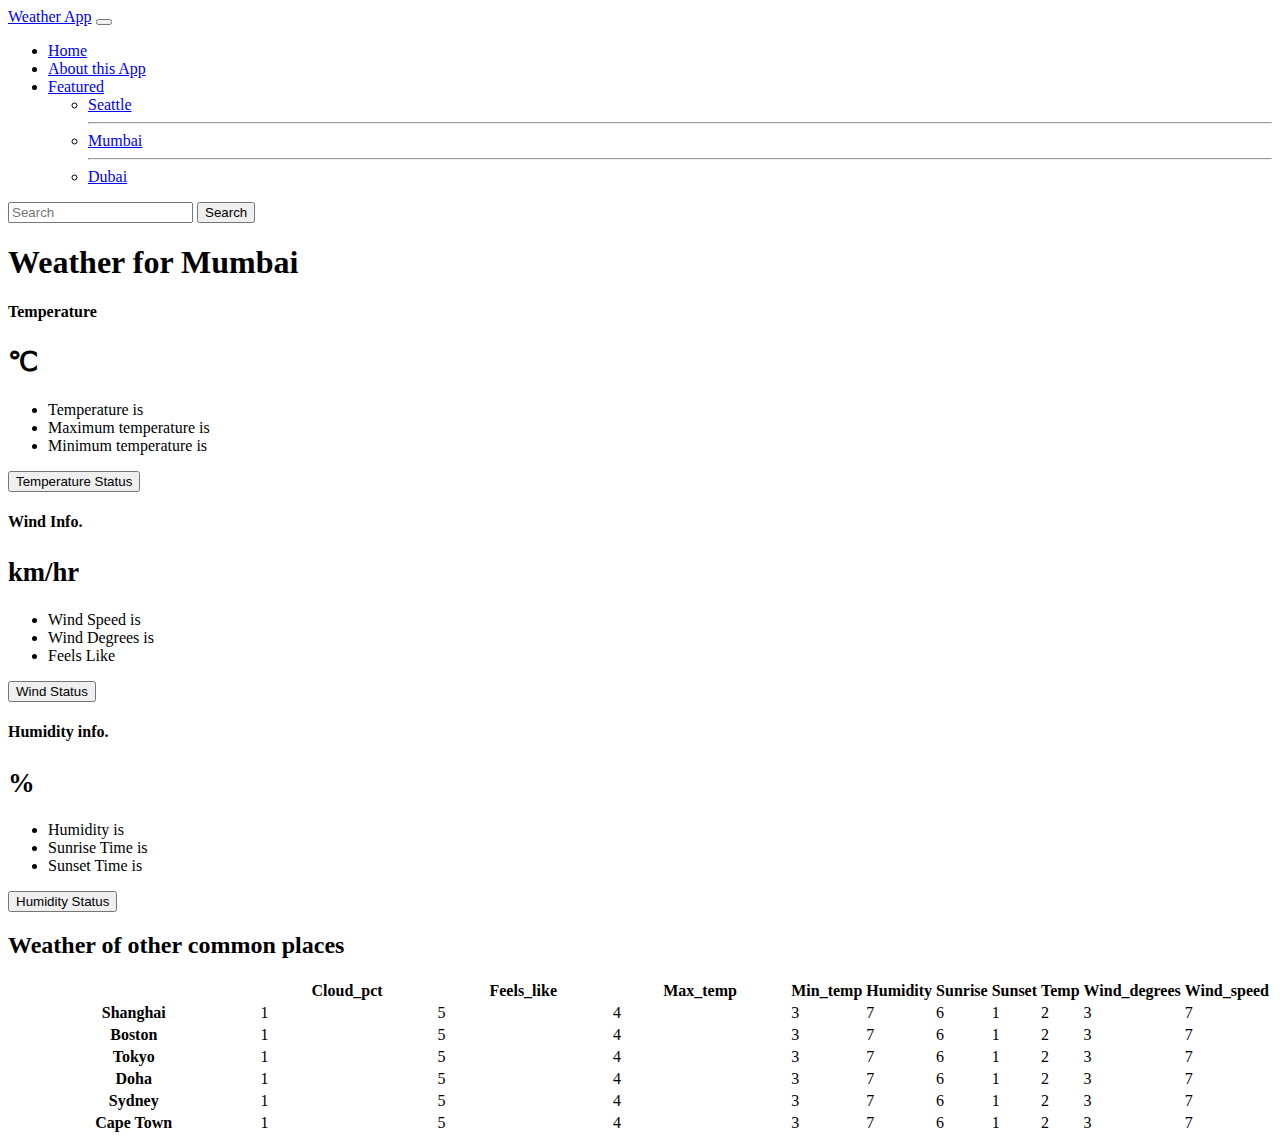
<file: Basic Whether App - HTML, CSS, JS/index.html>
<!DOCTYPE html>
<html lang="en">
  <head>
    <meta charset="utf-8" />
    <meta name="viewport" content="width=device-width, initial-scale=1" />
    <title>My Weather App</title>
    <link
      href="https://cdn.jsdelivr.net/npm/bootstrap@5.3.0-alpha3/dist/css/bootstrap.min.css"
      rel="stylesheet"
      integrity="sha384-KK94CHFLLe+nY2dmCWGMq91rCGa5gtU4mk92HdvYe+M/SXH301p5ILy+dN9+nJOZ"
      crossorigin="anonymous"
    />
  </head>

  <body>
    <nav class="navbar navbar-expand-lg bg-body-tertiary">
      <div class="container-fluid">
        <a class="navbar-brand" href="#">Weather App</a>
        <button
          class="navbar-toggler"
          type="button"
          data-bs-toggle="collapse"
          data-bs-target="#navbarSupportedContent"
          aria-controls="navbarSupportedContent"
          aria-expanded="false"
          aria-label="Toggle navigation"
        >
          <span class="navbar-toggler-icon"></span>
        </button>
        <div class="collapse navbar-collapse" id="navbarSupportedContent">
          <ul class="navbar-nav me-auto mb-2 mb-lg-0">
            <li class="nav-item">
              <a class="nav-link active" aria-current="page" href="#">Home</a>
            </li>
            <li class="nav-item">
              <a class="nav-link" href="#">About this App</a>
            </li>
            <li class="nav-item dropdown">
              <a
                class="nav-link dropdown-toggle"
                href="#"
                role="button"
                data-bs-toggle="dropdown"
                aria-expanded="false"
              >
                Featured
              </a>
              <ul class="dropdown-menu">
                <li><a class="dropdown-item" href="#">Seattle</a></li>
                <hr class="dropdown-divider" />
                <li><a class="dropdown-item" href="#">Mumbai</a></li>
                <hr class="dropdown-divider" />
                <li>
                  <a class="dropdown-item" href="#">Dubai</a>
                </li>
              </ul>
            </li>
          </ul>

          <form class="d-flex" role="search">
            <input
              id="city"
              class="form-control me-2"
              type="search"
              placeholder="Search"
              aria-label="Search"
            />
            <button class="btn btn-outline-success" type="submit" id="submit">
              Search
            </button>
          </form>
        </div>
      </div>
    </nav>
    <div class="container">
      <main>
        <h1 class="my-4 text-center">
          Weather for <span id="cityName"></span>
        </h1>

        <div class="row row-cols-1 row-cols-md-3 mb-3 text-center">
          <div class="col">
            <div class="card mb-4 rounded-3 shadow-sm">
              <div class="card-header py-3">
                <h4 class="my-0 fw-normal">Temperature</h4>
              </div>
              <div class="card-body">
                <h1 class="card-title pricing-card-title">
                  <span id="temp"></span
                  ><small class="text-body-secondary fw-light"
                    ><span> &#8451;</span></small
                  >
                </h1>
                <ul class="list-unstyled mt-3 mb-4">
                  <li>Temperature is <span id="temp2"></span></li>
                  <li>Maximum temperature is <span id="max_temp"></span></li>
                  <li>Minimum temperature is <span id="min_temp"></span></li>
                </ul>
                <button type="button" class="w-100 btn btn-lg btn-primary">
                  Temperature Status
                </button>
              </div>
            </div>
          </div>
          <div class="col">
            <div class="card mb-4 rounded-3 shadow-sm">
              <div class="card-header py-3">
                <h4 class="my-0 fw-normal">Wind Info.</h4>
              </div>
              <div class="card-body">
                <h1 class="card-title pricing-card-title">
                  <span id="wind_speed2"></span
                  ><small class="text-body-secondary fw-light"> km/hr</small>
                </h1>
                <ul class="list-unstyled mt-3 mb-4">
                  <li>Wind Speed is <span id="wind_speed"></span></li>
                  <li>Wind Degrees is <span id="wind_degrees"></span></li>
                  <li>Feels Like <span id="feels_like"></span></li>
                </ul>
                <button type="button" class="w-100 btn btn-lg btn-primary">
                  Wind Status
                </button>
              </div>
            </div>
          </div>
          <div class="col">
            <div class="card mb-4 rounded-3 shadow-sm">
              <div class="card-header py-3">
                <h4 class="my-0 fw-normal">Humidity info.</h4>
              </div>
              <div class="card-body">
                <h1 class="card-title pricing-card-title">
                  <span id="humidity2"></span
                  ><small class="text-body-secondary fw-light"> %</small>
                </h1>
                <ul class="list-unstyled mt-3 mb-4">
                  <li>Humidity is <span id="humidity"></span></li>
                  <li>Sunrise Time is <span id="sunrise"></span></li>
                  <li>Sunset Time is <span id="sunset"></span></li>
                </ul>
                <button type="button" class="w-100 btn btn-lg btn-primary">
                  Humidity Status
                </button>
              </div>
            </div>
          </div>
        </div>

        <h2 class="display-6 text-center mb-4">
          Weather of other common places
        </h2>

        <div class="table-responsive">
          <table class="table text-center">
            <thead>
              <tr>
                <th style="width: 34%"></th>
                <th style="width: 22%">Cloud_pct</th>
                <th style="width: 22%">Feels_like</th>
                <th style="width: 22%">Max_temp</th>
                <th style="width: 22%">Min_temp</th>
                <th style="width: 22%">Humidity</th>
                <th style="width: 22%">Sunrise</th>
                <th style="width: 22%">Sunset</th>
                <th style="width: 22%">Temp</th>
                <th style="width: 22%">Wind_degrees</th>
                <th style="width: 22%">Wind_speed</th>
              </tr>
            </thead>
            <tbody>
              <tr>
                <th scope="row" class="text-start">Shanghai</th>
                <td>1</td>
                <td>5</td>
                <td>4</td>
                <td>3</td>
                <td>7</td>
                <td>6</td>
                <td>1</td>
                <td>2</td>
                <td>3</td>
                <td>7</td>
              </tr>
              <tr>
                <th scope="row" class="text-start">Boston</th>
                <td>1</td>
                <td>5</td>
                <td>4</td>
                <td>3</td>
                <td>7</td>
                <td>6</td>
                <td>1</td>
                <td>2</td>
                <td>3</td>
                <td>7</td>
              </tr>
            </tbody>

            <tbody>
              <tr>
                <th scope="row" class="text-start">Tokyo</th>
                <td>1</td>
                <td>5</td>
                <td>4</td>
                <td>3</td>
                <td>7</td>
                <td>6</td>
                <td>1</td>
                <td>2</td>
                <td>3</td>
                <td>7</td>
              </tr>
              <tr>
                <th scope="row" class="text-start">Doha</th>
                <td>1</td>
                <td>5</td>
                <td>4</td>
                <td>3</td>
                <td>7</td>
                <td>6</td>
                <td>1</td>
                <td>2</td>
                <td>3</td>
                <td>7</td>
              </tr>
              <tr>
                <th scope="row" class="text-start">Sydney</th>
                <td>1</td>
                <td>5</td>
                <td>4</td>
                <td>3</td>
                <td>7</td>
                <td>6</td>
                <td>1</td>
                <td>2</td>
                <td>3</td>
                <td>7</td>
              </tr>
              <tr>
                <th scope="row" class="text-start">Cape Town</th>
                <td>1</td>
                <td>5</td>
                <td>4</td>
                <td>3</td>
                <td>7</td>
                <td>6</td>
                <td>1</td>
                <td>2</td>
                <td>3</td>
                <td>7</td>
              </tr>
            </tbody>
          </table>
        </div>
      </main>
    </div>
    <script
      src="https://cdn.jsdelivr.net/npm/bootstrap@5.3.0-alpha3/dist/js/bootstrap.bundle.min.js"
      integrity="sha384-ENjdO4Dr2bkBIFxQpeoTz1HIcje39Wm4jDKdf19U8gI4ddQ3GYNS7NTKfAdVQSZe"
      crossorigin="anonymous"
    ></script>

    <script src="script.js"></script>
  </body>
</html>
</file>
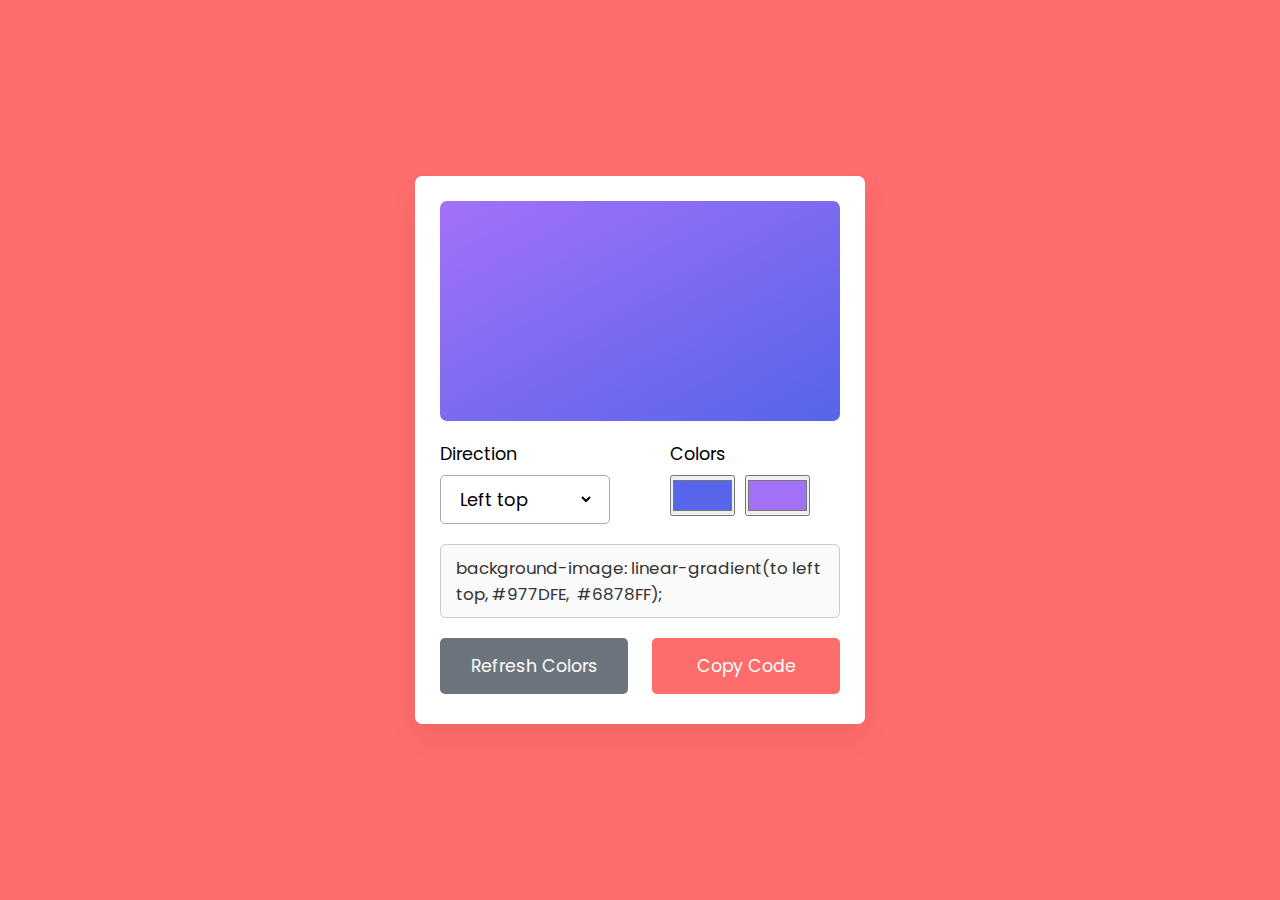
<file: Gradient Color Generator/index.html>
<!DOCTYPE html>
<html lang="en">
  <head>
    <meta charset="UTF-8" />
    <meta name="viewport" content="width=device-width, initial-scale=1.0" />
    <title>Gradient Color Generator</title>
    <link rel="stylesheet" href="style.css" />
    <script src="script.js" defer></script>
  </head>
  <body>
    <div class="wrapper">
      <div class="gradient-box"></div>
      <div class="row options">
        <div class="column direction">
          <p>Direction</p>
          <div class="select-box">
            <select>
              <option value="to top">Top</option>
              <option value="to right top">Right top</option>
              <option value="to right">Right</option>
              <option value="to right bottom">Right bottom</option>
              <option value="to bottom">Bottom</option>
              <option value="to left bottom">Left bottom</option>
              <option value="to left">Left</option>
              <option value="to left top" selected>Left top</option>
            </select>
          </div>
        </div>
        <div class="column palette">
          <p>Colors</p>
          <div class="colors">
            <input type="color" value="#5665E9" />
            <input type="color" value="#A271F8" />
          </div>
        </div>
      </div>
      <textarea class="row" disabled>
background-image: linear-gradient(to left top, #977DFE,  #6878FF);</textarea
      >
      <div class="row buttons">
        <button class="refresh">Refresh Colors</button>
        <button class="copy">Copy Code</button>
      </div>
    </div>
  </body>
</html>
</file>
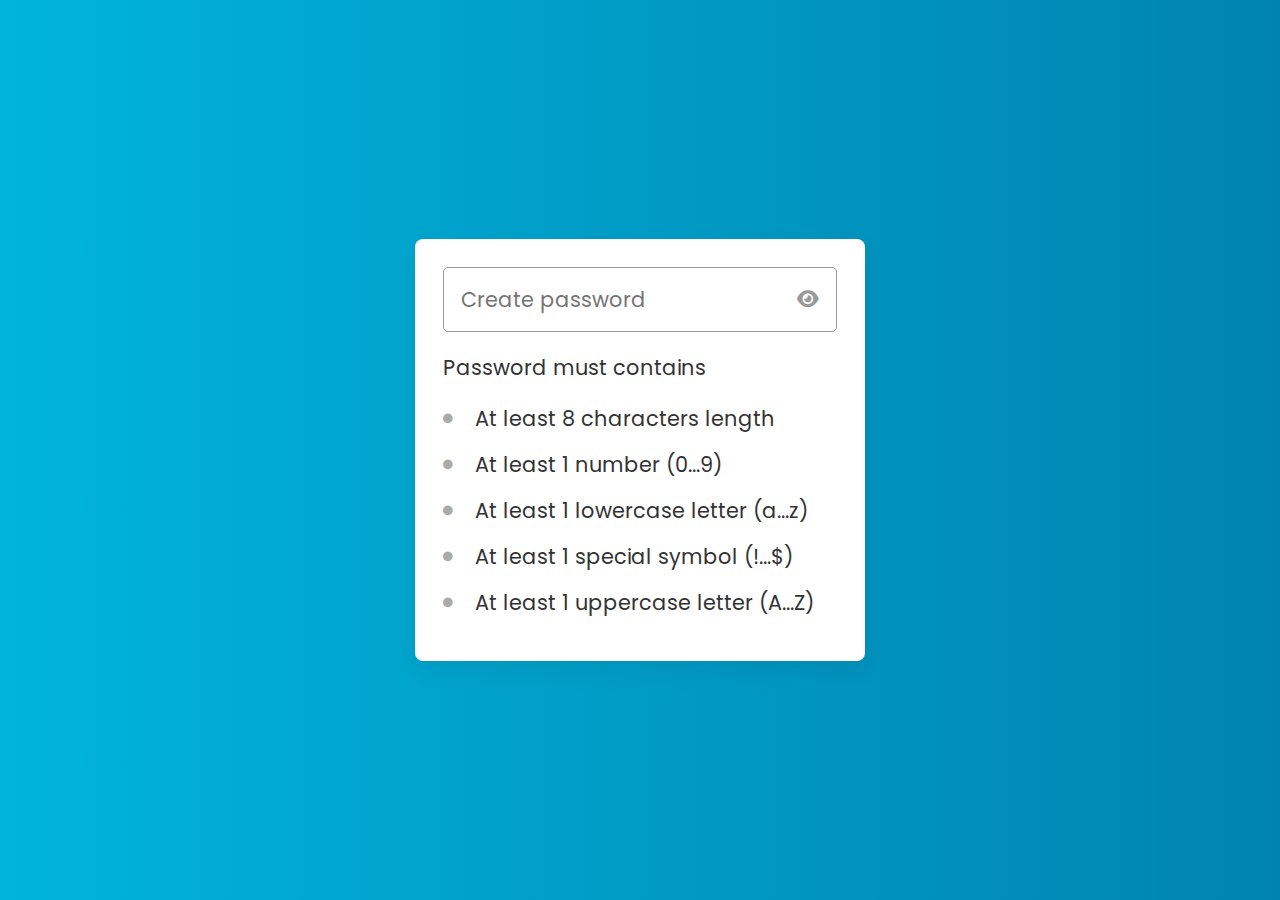
<file: Password Validation Checker/index.html>
<!DOCTYPE html>
<html lang="en">
  <head>
    <meta charset="UTF-8" />
    <meta http-equiv="X-UA-Compatible" content="IE=edge" />
    <meta name="viewport" content="width=device-width, initial-scale=1.0" />
    <title>Password Validation Check\</title>
    <!-- Fontawesome Link for Icons -->
    <link
      rel="stylesheet"
      href="https://cdnjs.cloudflare.com/ajax/libs/font-awesome/6.3.0/css/all.min.css"
    />
    <link rel="stylesheet" href="style.css" />
    <script src="script.js" defer></script>
  </head>
  <body>
    <div class="wrapper">
      <div class="pass-field">
        <input type="password" placeholder="Create password" />
        <i class="fa-solid fa-eye"></i>
      </div>
      <div class="content">
        <p>Password must contains</p>
        <ul class="requirement-list">
          <li>
            <i class="fa-solid fa-circle"></i>
            <span>At least 8 characters length</span>
          </li>
          <li>
            <i class="fa-solid fa-circle"></i>
            <span>At least 1 number (0...9)</span>
          </li>
          <li>
            <i class="fa-solid fa-circle"></i>
            <span>At least 1 lowercase letter (a...z)</span>
          </li>
          <li>
            <i class="fa-solid fa-circle"></i>
            <span>At least 1 special symbol (!...$)</span>
          </li>
          <li>
            <i class="fa-solid fa-circle"></i>
            <span>At least 1 uppercase letter (A...Z)</span>
          </li>
        </ul>
      </div>
    </div>
  </body>
</html>
</file>
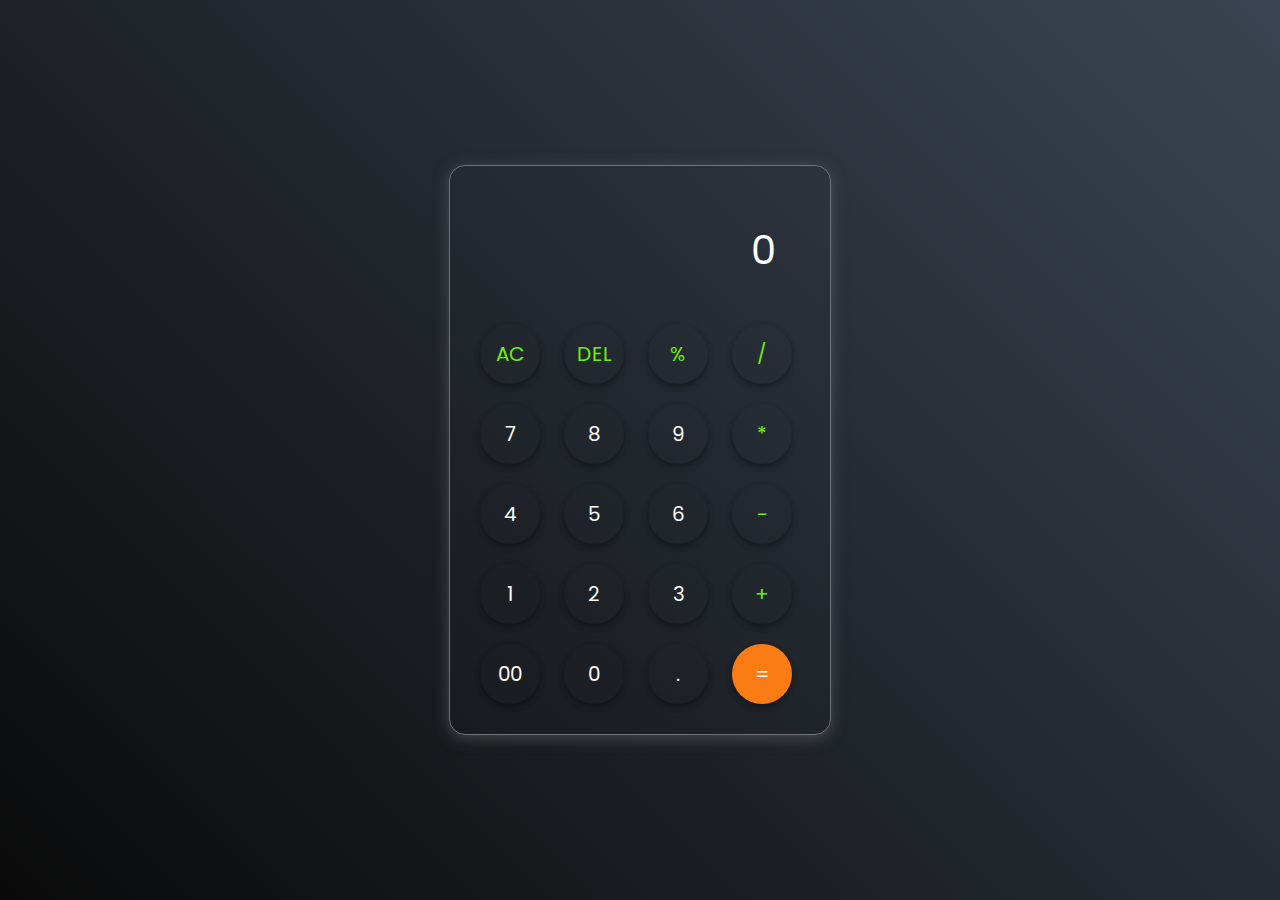
<file: Simple Calculator/index.html>
<!DOCTYPE html>
<html lang="en">
  <head>
    <meta charset="UTF-8" />
    <meta http-equiv="X-UA-Compatible" content="IE=edge" />
    <meta name="viewport" content="width=device-width, initial-scale=1.0" />
    <link rel="stylesheet" href="style.css" />
    <title>Calculator</title>
  </head>
  <body>
    <div class="container">
      <div class="calculator">
        <input type="text" id="inputBox" placeholder="0" />
        <div>
          <button class="button operator">AC</button>
          <button class="button operator">DEL</button>
          <button class="button operator">%</button>
          <button class="button operator">/</button>
        </div>
        <div>
          <button class="button">7</button>
          <button class="button">8</button>
          <button class="button">9</button>
          <button class="button operator">*</button>
        </div>
        <div>
          <button class="button">4</button>
          <button class="button">5</button>
          <button class="button">6</button>
          <button class="button operator">-</button>
        </div>
        <div>
          <button class="button">1</button>
          <button class="button">2</button>
          <button class="button">3</button>
          <button class="button operator">+</button>
        </div>

        <div>
          <button class="button">00</button>
          <button class="button">0</button>
          <button class="button">.</button>
          <button class="button equalBtn">=</button>
        </div>
      </div>
    </div>

    <script src="script.js"></script>
  </body>
</html>

<!DOCTYPE html>
<html lang="en">
  <head>
    <meta charset="UTF-8" />
    <meta http-equiv="X-UA-Compatible" content="IE=edge" />
    <meta name="viewport" content="width=device-width, initial-scale=1.0" />
    <link rel="stylesheet" href="style.css" />
    <title>Calculator - By Code Traversal</title>
  </head>
</html>
</file>
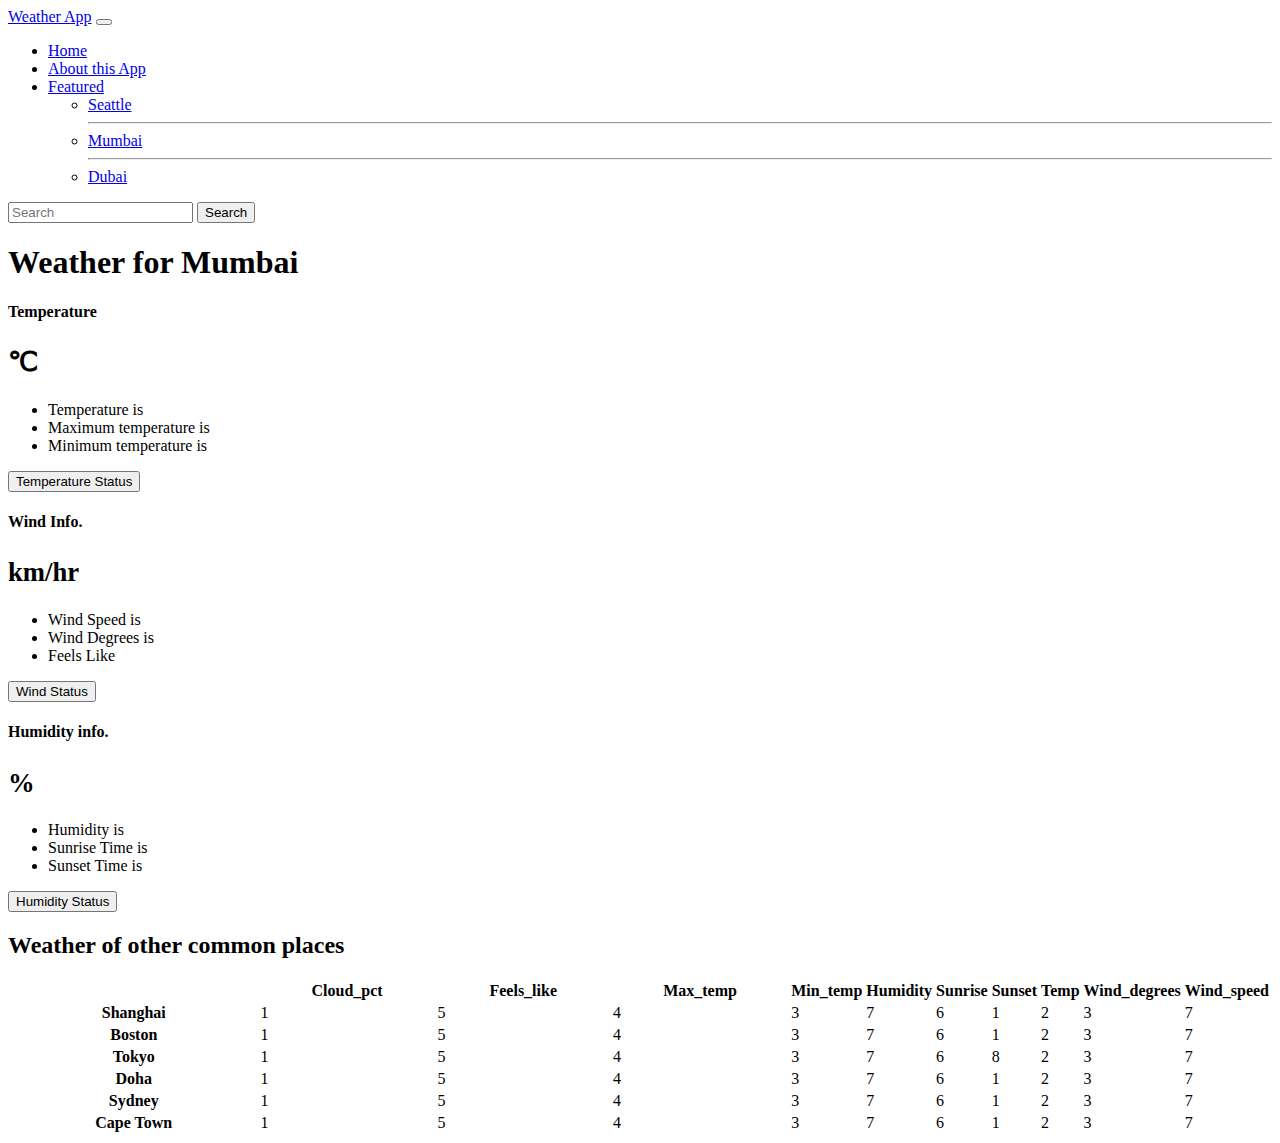
<file: Weather App - HTML, CSS, JS/index.html>
<!DOCTYPE html>
<html lang="en">
  <head>
    <meta charset="utf-8" />
    <meta name="viewport" content="width=device-width, initial-scale=1" />
    <title>My Weather App</title>
    <link
      href="https://cdn.jsdelivr.net/npm/bootstrap@5.3.0-alpha3/dist/css/bootstrap.min.css"
      rel="stylesheet"
      integrity="sha384-KK94CHFLLe+nY2dmCWGMq91rCGa5gtU4mk92HdvYe+M/SXH301p5ILy+dN9+nJOZ"
      crossorigin="anonymous"
    />
  </head>

  <body>
    <nav class="navbar navbar-expand-lg bg-body-tertiary">
      <div class="container-fluid">
        <a class="navbar-brand" href="#">Weather App</a>
        <button
          class="navbar-toggler"
          type="button"
          data-bs-toggle="collapse"
          data-bs-target="#navbarSupportedContent"
          aria-controls="navbarSupportedContent"
          aria-expanded="false"
          aria-label="Toggle navigation"
        >
          <span class="navbar-toggler-icon"></span>
        </button>
        <div class="collapse navbar-collapse" id="navbarSupportedContent">
          <ul class="navbar-nav me-auto mb-2 mb-lg-0">
            <li class="nav-item">
              <a class="nav-link active" aria-current="page" href="#">Home</a>
            </li>
            <li class="nav-item">
              <a class="nav-link" href="#">About this App</a>
            </li>
            <li class="nav-item dropdown">
              <a
                class="nav-link dropdown-toggle"
                href="#"
                role="button"
                data-bs-toggle="dropdown"
                aria-expanded="false"
              >
                Featured
              </a>
              <ul class="dropdown-menu">
                <li><a class="dropdown-item" href="#">Seattle</a></li>
                <hr class="dropdown-divider" />
                <li><a class="dropdown-item" href="#">Mumbai</a></li>
                <hr class="dropdown-divider" />
                <li>
                  <a class="dropdown-item" href="#">Dubai</a>
                </li>
              </ul>
            </li>
          </ul>

          <form class="d-flex" role="search">
            <input
              id="city"
              class="form-control me-2"
              type="search"
              placeholder="Search"
              aria-label="Search"
            />
            <button class="btn btn-outline-success" type="submit" id="submit">
              Search
            </button>
          </form>
        </div>
      </div>
    </nav>
    <div class="container">
      <main>
        <h1 class="my-4 text-center">
          Weather for <span id="cityName"></span>
        </h1>

        <div class="row row-cols-1 row-cols-md-3 mb-3 text-center">
          <div class="col">
            <div class="card mb-4 rounded-3 shadow-sm">
              <div class="card-header py-3">
                <h4 class="my-0 fw-normal">Temperature</h4>
              </div>
              <div class="card-body">
                <h1 class="card-title pricing-card-title">
                  <span id="temp"></span
                  ><small class="text-body-secondary fw-light"
                    ><span> &#8451;</span></small
                  >
                </h1>
                <ul class="list-unstyled mt-3 mb-4">
                  <li>Temperature is <span id="temp2"></span></li>
                  <li>Maximum temperature is <span id="max_temp"></span></li>
                  <li>Minimum temperature is <span id="min_temp"></span></li>
                </ul>
                <button type="button" class="w-100 btn btn-lg btn-primary">
                  Temperature Status
                </button>
              </div>
            </div>
          </div>
          <div class="col">
            <div class="card mb-4 rounded-3 shadow-sm">
              <div class="card-header py-3">
                <h4 class="my-0 fw-normal">Wind Info.</h4>
              </div>
              <div class="card-body">
                <h1 class="card-title pricing-card-title">
                  <span id="wind_speed2"></span
                  ><small class="text-body-secondary fw-light"> km/hr</small>
                </h1>
                <ul class="list-unstyled mt-3 mb-4">
                  <li>Wind Speed is <span id="wind_speed"></span></li>
                  <li>Wind Degrees is <span id="wind_degrees"></span></li>
                  <li>Feels Like <span id="feels_like"></span></li>
                </ul>
                <button type="button" class="w-100 btn btn-lg btn-primary">
                  Wind Status
                </button>
              </div>
            </div>
          </div>
          <div class="col">
            <div class="card mb-4 rounded-3 shadow-sm">
              <div class="card-header py-3">
                <h4 class="my-0 fw-normal">Humidity info.</h4>
              </div>
              <div class="card-body">
                <h1 class="card-title pricing-card-title">
                  <span id="humidity2"></span
                  ><small class="text-body-secondary fw-light"> %</small>
                </h1>
                <ul class="list-unstyled mt-3 mb-4">
                  <li>Humidity is <span id="humidity"></span></li>
                  <li>Sunrise Time is <span id="sunrise"></span></li>
                  <li>Sunset Time is <span id="sunset"></span></li>
                </ul>
                <button type="button" class="w-100 btn btn-lg btn-primary">
                  Humidity Status
                </button>
              </div>
            </div>
          </div>
        </div>

        <h2 class="display-6 text-center mb-4">
          Weather of other common places
        </h2>

        <div class="table-responsive">
          <table class="table text-center">
            <thead>
              <tr>
                <th style="width: 34%"></th>
                <th style="width: 22%">Cloud_pct</th>
                <th style="width: 22%">Feels_like</th>
                <th style="width: 22%">Max_temp</th>
                <th style="width: 22%">Min_temp</th>
                <th style="width: 22%">Humidity</th>
                <th style="width: 22%">Sunrise</th>
                <th style="width: 22%">Sunset</th>
                <th style="width: 22%">Temp</th>
                <th style="width: 22%">Wind_degrees</th>
                <th style="width: 22%">Wind_speed</th>
              </tr>
            </thead>
            <tbody>
              <tr>
                <th scope="row" class="text-start">Shanghai</th>
                <td>1</td>
                <td>5</td>
                <td>4</td>
                <td>3</td>
                <td>7</td>
                <td>6</td>
                <td>1</td>
                <td>2</td>
                <td>3</td>
                <td>7</td>
              </tr>
              <tr>
                <th scope="row" class="text-start">Boston</th>
                <td>1</td>
                <td>5</td>
                <td>4</td>
                <td>3</td>
                <td>7</td>
                <td>6</td>
                <td>1</td>
                <td>2</td>
                <td>3</td>
                <td>7</td>
              </tr>
            </tbody>

            <tbody>
              <tr>
                <th scope="row" class="text-start">Tokyo</th>
                <td>1</td>
                <td>5</td>
                <td>4</td>
                <td>3</td>
                <td>7</td>
                <td>6</td>
                <td>8</td>
                <td>2</td>
                <td>3</td>
                <td>7</td>
              </tr>
              <tr>
                <th scope="row" class="text-start">Doha</th>
                <td>1</td>
                <td>5</td>
                <td>4</td>
                <td>3</td>
                <td>7</td>
                <td>6</td>
                <td>1</td>
                <td>2</td>
                <td>3</td>
                <td>7</td>
              </tr>
              <tr>
                <th scope="row" class="text-start">Sydney</th>
                <td>1</td>
                <td>5</td>
                <td>4</td>
                <td>3</td>
                <td>7</td>
                <td>6</td>
                <td>1</td>
                <td>2</td>
                <td>3</td>
                <td>7</td>
              </tr>
              <tr>
                <th scope="row" class="text-start">Cape Town</th>
                <td>1</td>
                <td>5</td>
                <td>4</td>
                <td>3</td>
                <td>7</td>
                <td>6</td>
                <td>1</td>
                <td>2</td>
                <td>3</td>
                <td>7</td>
              </tr>
            </tbody>
          </table>
        </div>
      </main>
    </div>
    <script
      src="https://cdn.jsdelivr.net/npm/bootstrap@5.3.0-alpha3/dist/js/bootstrap.bundle.min.js"
      integrity="sha384-ENjdO4Dr2bkBIFxQpeoTz1HIcje39Wm4jDKdf19U8gI4ddQ3GYNS7NTKfAdVQSZe"
      crossorigin="anonymous"
    ></script>

    <script src="script.js"></script>
  </body>
</html>
</file>
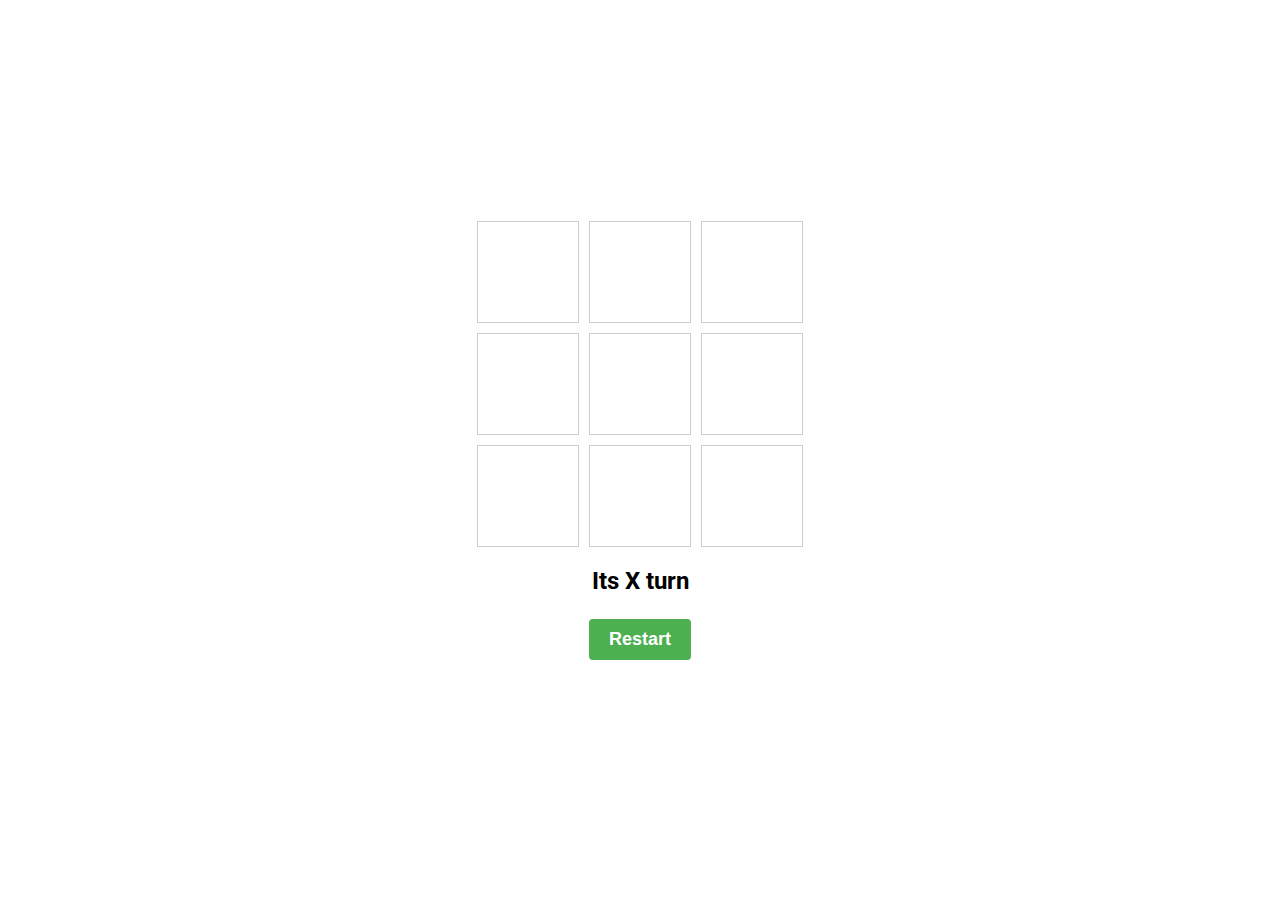
<file: Web-Tic-Tac-Toe/index.html>
<!DOCTYPE html>
<html lang="en">
  <head>
    <meta charset="UTF-8" />
    <meta http-equiv="X-UA-Compatible" content="IE=edge" />
    <meta name="viewport" content="width=device-width, initial-scale=1.0" />
    <link rel="stylesheet" href="./index.css" />
    <script src="./index.js" defer></script>
    <link href="https://fonts.googleapis.com/css?family=Roboto&display=swap" rel="stylesheet">

    <title>Tic-Tac-Toe</title>
  </head>
  <body>
  <div id="game">
    <!-- Cell Values -->
    <div class="grid-cell" data-value="0"></div>
    <div class="grid-cell" data-value="1"></div>
    <div class="grid-cell" data-value="2"></div>
    <div class="grid-cell" data-value="3"></div>
    <div class="grid-cell" data-value="4"></div>
    <div class="grid-cell" data-value="5"></div>
    <div class="grid-cell" data-value="6"></div>
    <div class="grid-cell" data-value="7"></div>
    <div class="grid-cell" data-value="8"></div>
  </div>
  <div class="status" id="statusSection">
    <span class="current-player">Its X turn</span>
  </div>
  <div class="game-over" id="gameOverSection">
    <span class="game-over-text"></span>
    <button class="restart">Restart</button>
  </div>
</body>

</html>
</file>
<file: Gradient Color Generator/style.css>
@import url("https://fonts.googleapis.com/css2?family=Poppins:wght@400;500;600&display=swap");
* {
  margin: 0;
  padding: 0;
  box-sizing: border-box;
  font-family: "Poppins", sans-serif;
}
body {
  padding: 0 10px;
  display: flex;
  align-items: center;
  justify-content: center;
  min-height: 100vh;
  background: #ff6c6c;
}
.wrapper {
  width: 450px;
  padding: 25px;
  background: #fff;
  border-radius: 7px;
  box-shadow: 0 15px 30px rgba(0, 0, 0, 0.06);
}
.wrapper .gradient-box {
  height: 220px;
  width: 100%;
  border-radius: 7px;
  background: linear-gradient(to left top, #5665e9, #a271f8);
}
.wrapper .row {
  display: flex;
  margin: 20px 0;
  justify-content: space-between;
}
.options p {
  font-size: 1.1rem;
  margin-bottom: 8px;
}
.row :where(.column, button) {
  width: calc(100% / 2 - 12px);
}
.options .select-box {
  border-radius: 5px;
  padding: 10px 15px;
  border: 1px solid #aaa;
}
.select-box select {
  width: 100%;
  border: none;
  outline: none;
  font-size: 1.12rem;
  background: none;
}
.options .palette {
  margin-left: 60px;
}
.palette input {
  height: 41px;
  width: calc(100% / 2 - 20px);
}
.palette input:last-child {
  margin-left: 6px;
}
.wrapper textarea {
  width: 100%;
  color: #333;
  font-size: 1.05rem;
  resize: none;
  padding: 10px 15px;
  border-radius: 5px;
  border: 1px solid #ccc;
}
.buttons button {
  padding: 15px 0;
  border: none;
  outline: none;
  color: #fff;
  margin: 0 0 -15px;
  font-size: 1.09rem;
  border-radius: 5px;
  cursor: pointer;
  transition: 0.3s ease;
}
.buttons .refresh {
  background: #6c757d;
}
.buttons .refresh:hover {
  background: #5f666d;
}
.buttons .copy {
  background: #ff6c6c;
}
.buttons .copy:hover {
  background: #f54e4e;
}

@media screen and (max-width: 432px) {
  .wrapper {
    padding: 25px 20px;
  }
  .row :where(.column, button) {
    width: calc(100% / 2 - 8px);
  }
  .options .select-box {
    padding: 8px 15px;
  }
  .options .palette {
    margin-left: 40px;
  }
  .options .colors {
    display: flex;
    justify-content: space-between;
  }
  .palette input {
    width: calc(100% / 2 - 5px);
  }
  .palette input:last-child {
    margin-left: 0;
  }
}
</file>
<file: Password Validation Checker/style.css>
/* Import Google font - Poppins */
@import url('https://fonts.googleapis.com/css2?family=Poppins:wght@400;500;600&display=swap');
* {
  margin: 0;
  padding: 0;
  box-sizing: border-box;
  font-family: "Poppins", sans-serif;
}
body {
  display: flex;
  align-items: center;
  justify-content: center;
  min-height: 100vh;
  background: #4285F4;
  background-image: linear-gradient(to right, #00b4db, #0083b0);
}
.wrapper {
  width: 450px;
  overflow: hidden;
  padding: 28px;
  border-radius: 8px;
  background: #fff;
  box-shadow: 0 10px 25px rgba(0,0,0,0.06);
}
.wrapper .pass-field {
  height: 65px;
  width: 100%;
  position: relative;
}
.pass-field input {
  width: 100%;
  height: 100%;
  outline: none;
  padding: 0 17px;
  font-size: 1.3rem;
  border-radius: 5px;
  border: 1px solid #999;
}
.pass-field input:focus {
  padding: 0 16px;
  border: 2px solid #0083b0;
}
.pass-field i {
  right: 18px;
  top: 50%;
  font-size: 1.2rem;
  color: #999;
  cursor: pointer;
  position: absolute;
  transform: translateY(-50%);
}
.wrapper .content {
  margin: 20px 0 10px;
}
.content p {
  color: #333;
  font-size: 1.3rem;
}
.content .requirement-list {
  margin-top: 20px;
}
.requirement-list li {
  font-size: 1.3rem;
  list-style: none;
  display: flex;
  align-items: center;
  margin-bottom: 15px;
}
.requirement-list li i {
  width: 20px;
  color: #aaa;
  font-size: 0.6rem;
}
.requirement-list li.valid i {
  font-size: 1.2rem;
  color: #0083b0;
}
.requirement-list li span {
  margin-left: 12px;
  color: #333;
}
.requirement-list li.valid span {
  color: #999;
}

@media screen and (max-width: 500px) {
  body, .wrapper {
    padding: 15px;
  }
  .wrapper .pass-field {
    height: 55px;
  }
  .pass-field input, .content p  {
    font-size: 1.15rem;
  }
  .pass-field i, .requirement-list li {
    font-size: 1.1rem;
  }
  .requirement-list li span {
    margin-left: 7px;
  }
}
</file>
<file: Simple Calculator/style.css>
@import url("https://fonts.googleapis.com/css2?family=Poppins:wght@500&display=swap");

* {
  margin: 0;
  padding: 0;
  box-sizing: border-box;
  font-family: "Poppins", sans-serif;
}

body {
  width: 100%;
  height: 100vh;
  display: flex;
  justify-content: center;
  align-items: center;
  background: linear-gradient(45deg, #0a0a0a, #3a4452);
}

.calculator {
  border: 1px solid #717377;
  padding: 20px;
  border-radius: 16px;
  background: transparent;
  box-shadow: 0px 3px 15px rgba(113, 115, 119, 0.5);
}

input {
  width: 320px;
  border: none;
  padding: 24px;
  margin: 10px;
  background: transparent;
  box-shadow: 0px 3px 15px rgbs(84, 84, 84, 0.1);
  font-size: 40px;
  text-align: right;
  cursor: pointer;
  color: #ffffff;
}

input::placeholder {
  color: #ffffff;  
}

button {
  border: none;
  width: 60px;
  height: 60px;
  margin: 10px;
  border-radius: 50%;
  background: transparent;
  color: #ffffff;
  font-size: 20px;
  cursor: pointer;
  box-shadow: rgba(0, 0, 0, 0.16) 0px 3px 6px, rgba(0, 0, 0, 0.23) 0px 3px 6px;
}
button:hover{
  box-shadow: -5px -5px 15px rgba(255, 255, 255, 0.1);
    
}

.equalBtn {
  background-color: #fb7c14;
}

.operator {
  color: #6dee0a;
}
</file>
<file: Web-Tic-Tac-Toe/index.css>
body {
  display: flex;
  flex-direction: column;
  align-items: center;
  justify-content: center;
  height: 100vh;
  margin: 0;
  font-family: 'Roboto', sans-serif;
}


#game {
  display: grid;
  grid-template-columns: repeat(3, 1fr);
  grid-gap: 10px;
  margin-bottom: 20px;
}

.grid-cell {
  border: 1px solid #ccc;
  width: 100px;
  height: 100px;
  cursor: pointer;
  display: flex;
  justify-content: center;
  align-items: center;
  font-size: 40px;
}

.status {
  font-size: 24px;
  font-weight: bold;
  margin-bottom: 20px;
}

.game-over {
  text-align: center;
  margin-bottom: 20px;
}

.game-over-text {
  font-size: 32px;
  font-weight: bold;
  margin-bottom: 10px;
}

.restart {
  padding: 10px 20px;
  font-size: 18px;
  font-weight: bold;
  background-color: #4caf50;
  color: white;
  border: none;
  border-radius: 4px;
  cursor: pointer;
}

.restart:hover {
  background-color: #45a049;
}
</file>
